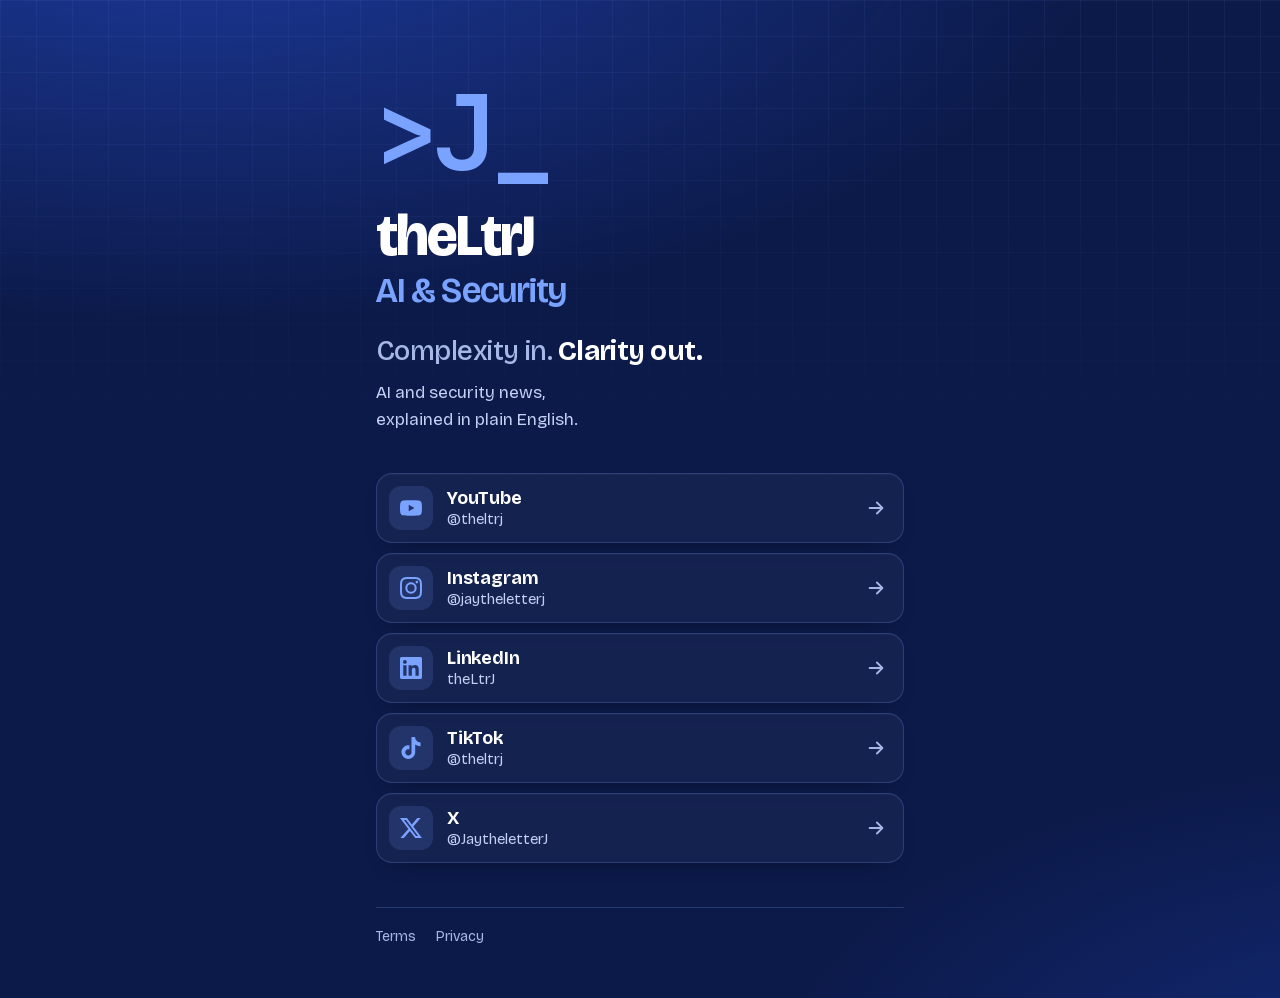
<file: index.html>
<!doctype html>
<html lang="en">
<head>
<meta charset="utf-8">
<meta name="viewport" content="width=device-width,initial-scale=1">
<title>theLtrJ - AI &amp; Security</title>
<meta name="description" content="AI and security news, explained in plain English. Complexity in. Clarity out.">
<meta name="theme-color" content="#0c1a4a">
<meta property="og:title" content="theLtrJ - AI &amp; Security">
<meta property="og:description" content="AI and security news, explained in plain English. Complexity in. Clarity out.">
<link rel="icon" href="data:image/svg+xml,%3Csvg xmlns='http://www.w3.org/2000/svg' viewBox='0 0 64 64'%3E%3Crect width='64' height='64' rx='14' fill='%230c1a4a'/%3E%3Ctext x='32' y='42' font-family='monospace' font-weight='700' font-size='26' text-anchor='middle' fill='%237aa2ff'%3E%3EJ_%3C/text%3E%3C/svg%3E">
<link rel="preload" href="/fonts/bricolage.woff2" as="font" type="font/woff2" crossorigin>
<link rel="stylesheet" href="/style.css">
</head>
<body class="home">
<main>
  <header class="hero">
    <p class="mark" aria-label="theLtrJ">&gt;J<span class="cursor">_</span></p>
    <h1>theLtrJ <span>AI &amp; Security</span></h1>
    <p class="tag"><span class="in">Complexity in.</span> <span class="out">Clarity out.</span></p>
    <p class="lede">AI and security news, explained in plain English.</p>
  </header>
  <nav aria-label="Channels">
    <ul class="links">
      <li><a class="row" href="https://www.youtube.com/@theltrj" rel="me noopener">
        <span class="tile" aria-hidden="true"><svg viewBox="0 0 24 24"><path d="M23.498 6.186a3.016 3.016 0 0 0-2.122-2.136C19.505 3.545 12 3.545 12 3.545s-7.505 0-9.377.505A3.017 3.017 0 0 0 .502 6.186C0 8.07 0 12 0 12s0 3.93.502 5.814a3.016 3.016 0 0 0 2.122 2.136c1.871.505 9.376.505 9.376.505s7.505 0 9.377-.505a3.015 3.015 0 0 0 2.122-2.136C24 15.93 24 12 24 12s0-3.93-.502-5.814zM9.545 15.568V8.432L15.818 12l-6.273 3.568z"/></svg></span>
        <span class="who"><span class="net">YouTube</span><span class="handle">@theltrj</span></span>
        <svg class="go" viewBox="0 0 24 24" aria-hidden="true"><path d="M5 12h13M13 6l6 6-6 6"/></svg>
      </a></li>
      <li><a class="row" href="https://www.instagram.com/jaytheletterj/" rel="me noopener">
        <span class="tile" aria-hidden="true"><svg viewBox="0 0 24 24"><path d="M7.0301.084c-1.2768.0602-2.1487.264-2.911.5634-.7888.3075-1.4575.72-2.1228 1.3877-.6652.6677-1.075 1.3368-1.3802 2.127-.2954.7638-.4956 1.6365-.552 2.914-.0564 1.2775-.0689 1.6882-.0626 4.947.0062 3.2586.0206 3.6671.0825 4.9473.061 1.2765.264 2.1482.5635 2.9107.308.7889.72 1.4573 1.388 2.1228.6679.6655 1.3365 1.0743 2.1285 1.38.7632.295 1.6361.4961 2.9134.552 1.2773.056 1.6884.069 4.9462.0627 3.2578-.0062 3.668-.0207 4.9478-.0814 1.28-.0607 2.147-.2652 2.9098-.5633.7889-.3086 1.4578-.72 2.1228-1.3881.665-.6682 1.0745-1.3378 1.3795-2.1284.2957-.7632.4966-1.636.552-2.9124.056-1.2809.0692-1.6898.063-4.948-.0063-3.2583-.021-3.6668-.0817-4.9465-.0607-1.2797-.264-2.1487-.5633-2.9117-.3084-.7889-.72-1.4568-1.3876-2.1228C21.2982 1.33 20.628.9208 19.8378.6165 19.074.321 18.2017.1197 16.9244.0645 15.6471.0093 15.236-.005 11.977.0014 8.718.0076 8.31.0215 7.0301.0839m.1402 21.6932c-1.17-.0509-1.8053-.2453-2.2287-.408-.5606-.216-.96-.4771-1.3819-.895-.422-.4178-.6811-.8186-.9-1.378-.1644-.4234-.3624-1.058-.4171-2.228-.0595-1.2645-.072-1.6442-.079-4.848-.007-3.2037.0053-3.583.0607-4.848.05-1.169.2456-1.805.408-2.2282.216-.5613.4762-.96.895-1.3816.4188-.4217.8184-.6814 1.3783-.9003.423-.1651 1.0575-.3614 2.227-.4171 1.2655-.06 1.6447-.072 4.848-.079 3.2033-.007 3.5835.005 4.8495.0608 1.169.0508 1.8053.2445 2.228.408.5608.216.96.4754 1.3816.895.4217.4194.6816.8176.9005 1.3787.1653.4217.3617 1.056.4169 2.2263.0602 1.2655.0739 1.645.0796 4.848.0058 3.203-.0055 3.5834-.061 4.848-.051 1.17-.245 1.8055-.408 2.2294-.216.5604-.4763.96-.8954 1.3814-.419.4215-.8181.6811-1.3783.9-.4224.1649-1.0577.3617-2.2262.4174-1.2656.0595-1.6448.072-4.8493.079-3.2045.007-3.5825-.006-4.848-.0608M16.953 5.5864A1.44 1.44 0 1 0 18.39 4.144a1.44 1.44 0 0 0-1.437 1.4424M5.8385 12.012c.0067 3.4032 2.7706 6.1557 6.173 6.1493 3.4026-.0065 6.157-2.7701 6.1506-6.1733-.0065-3.4032-2.771-6.1565-6.174-6.1498-3.403.0067-6.156 2.771-6.1496 6.1738M8 12.0077a4 4 0 1 1 4.008 3.9921A3.9996 3.9996 0 0 1 8 12.0077"/></svg></span>
        <span class="who"><span class="net">Instagram</span><span class="handle">@jaytheletterj</span></span>
        <svg class="go" viewBox="0 0 24 24" aria-hidden="true"><path d="M5 12h13M13 6l6 6-6 6"/></svg>
      </a></li>
      <li><a class="row" href="https://www.linkedin.com/company/theltrj/" rel="me noopener">
        <span class="tile" aria-hidden="true"><svg viewBox="0 0 24 24"><path d="M20.447 20.452h-3.554v-5.569c0-1.328-.027-3.037-1.852-3.037-1.853 0-2.136 1.445-2.136 2.939v5.667H9.351V9h3.414v1.561h.046c.477-.9 1.637-1.85 3.37-1.85 3.601 0 4.267 2.37 4.267 5.455v6.286zM5.337 7.433c-1.144 0-2.063-.926-2.063-2.065 0-1.138.92-2.063 2.063-2.063 1.14 0 2.064.925 2.064 2.063 0 1.139-.925 2.065-2.064 2.065zm1.782 13.019H3.555V9h3.564v11.452zM22.225 0H1.771C.792 0 0 .774 0 1.729v20.542C0 23.227.792 24 1.771 24h20.451C23.2 24 24 23.227 24 22.271V1.729C24 .774 23.2 0 22.222 0h.003z"/></svg></span>
        <span class="who"><span class="net">LinkedIn</span><span class="handle">theLtrJ</span></span>
        <svg class="go" viewBox="0 0 24 24" aria-hidden="true"><path d="M5 12h13M13 6l6 6-6 6"/></svg>
      </a></li>
      <li><a class="row" href="https://www.tiktok.com/@theltrj" rel="me noopener">
        <span class="tile" aria-hidden="true"><svg viewBox="0 0 24 24"><path d="M12.525.02c1.31-.02 2.61-.01 3.91-.02.08 1.53.63 3.09 1.75 4.17 1.12 1.11 2.7 1.62 4.24 1.79v4.03c-1.44-.05-2.89-.35-4.2-.97-.57-.26-1.1-.59-1.62-.93-.01 2.92.01 5.84-.02 8.75-.08 1.4-.54 2.79-1.35 3.94-1.31 1.92-3.58 3.17-5.91 3.21-1.43.08-2.86-.31-4.08-1.03-2.02-1.19-3.44-3.37-3.65-5.71-.02-.5-.03-1-.01-1.49.18-1.9 1.12-3.72 2.58-4.96 1.66-1.44 3.98-2.13 6.15-1.72.02 1.48-.04 2.96-.04 4.44-.99-.32-2.15-.23-3.02.37-.63.41-1.11 1.04-1.36 1.75-.21.51-.15 1.07-.14 1.61.24 1.64 1.82 3.02 3.5 2.87 1.12-.01 2.19-.66 2.77-1.61.19-.33.4-.67.41-1.06.1-1.79.06-3.57.07-5.36.01-4.03-.01-8.05.02-12.07z"/></svg></span>
        <span class="who"><span class="net">TikTok</span><span class="handle">@theltrj</span></span>
        <svg class="go" viewBox="0 0 24 24" aria-hidden="true"><path d="M5 12h13M13 6l6 6-6 6"/></svg>
      </a></li>
      <li><a class="row" href="https://x.com/JaytheletterJ" rel="me noopener">
        <span class="tile" aria-hidden="true"><svg viewBox="0 0 24 24"><path d="M18.901 1.153h3.68l-8.04 9.19L24 22.846h-7.406l-5.8-7.584-6.638 7.584H.474l8.6-9.83L0 1.154h7.594l5.243 6.932ZM17.61 20.644h2.039L6.486 3.24H4.298Z"/></svg></span>
        <span class="who"><span class="net">X</span><span class="handle">@JaytheletterJ</span></span>
        <svg class="go" viewBox="0 0 24 24" aria-hidden="true"><path d="M5 12h13M13 6l6 6-6 6"/></svg>
      </a></li>
    </ul>
  </nav>
  <footer><a href="/terms/">Terms</a><a href="/privacy/">Privacy</a></footer>
</main>
</body>
</html>
</file>
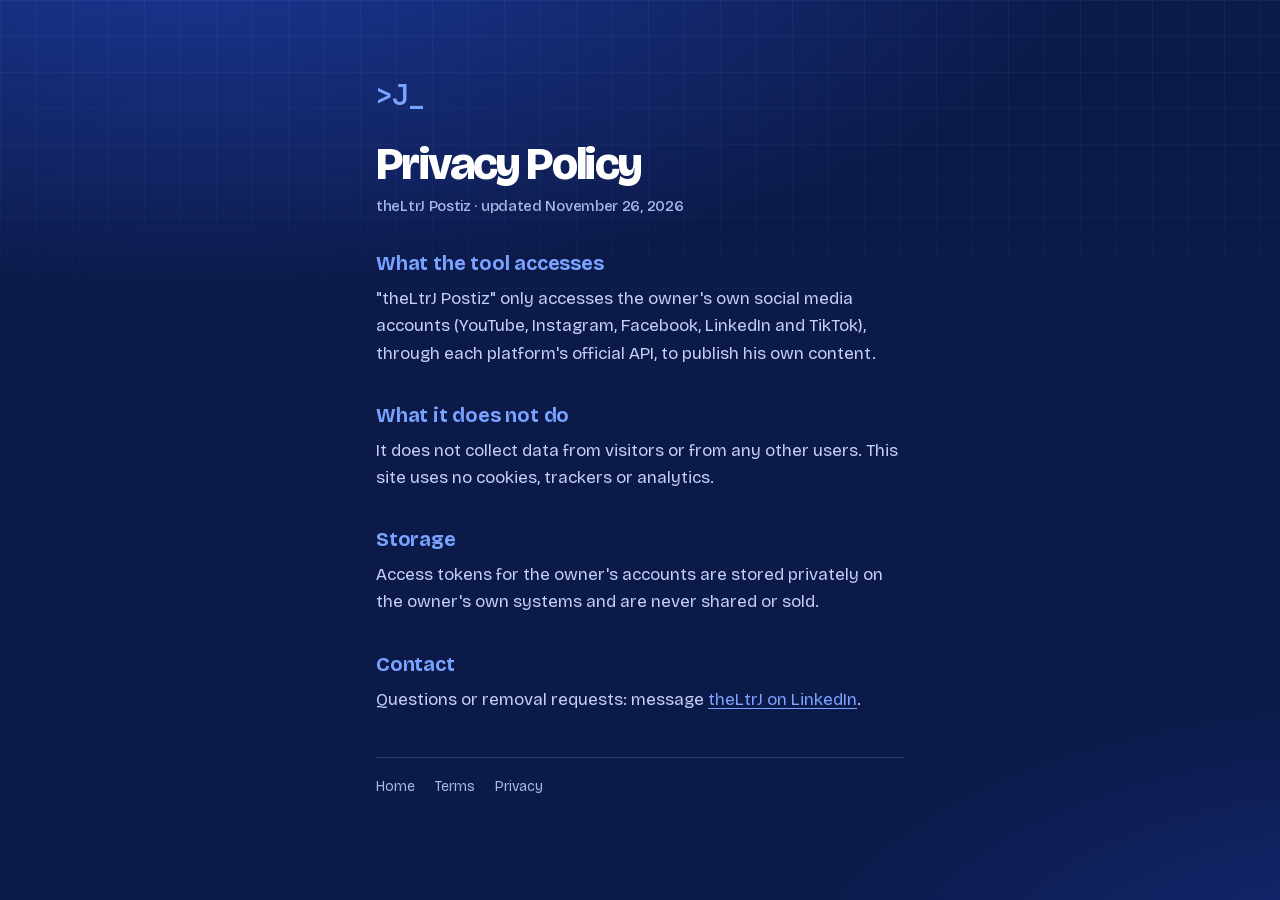
<file: privacy/index.html>
<!doctype html>
<html lang="en">
<head>
<meta charset="utf-8">
<meta name="viewport" content="width=device-width,initial-scale=1">
<title>Privacy Policy - theLtrJ</title>
<meta name="description" content="Privacy Policy for theLtrJ Postiz.">
<meta name="theme-color" content="#0c1a4a">
<meta property="og:title" content="Privacy Policy - theLtrJ">
<meta property="og:description" content="Privacy Policy for theLtrJ Postiz.">
<link rel="icon" href="data:image/svg+xml,%3Csvg xmlns='http://www.w3.org/2000/svg' viewBox='0 0 64 64'%3E%3Crect width='64' height='64' rx='14' fill='%230c1a4a'/%3E%3Ctext x='32' y='42' font-family='monospace' font-weight='700' font-size='26' text-anchor='middle' fill='%237aa2ff'%3E%3EJ_%3C/text%3E%3C/svg%3E">
<link rel="preload" href="/fonts/bricolage.woff2" as="font" type="font/woff2" crossorigin>
<link rel="stylesheet" href="/style.css">
</head>
<body class="doc">
<main>
  <a class="back" href="/" aria-label="theLtrJ home"><span class="mark sm">&gt;J_</span></a>
  <article>
<h1>Privacy Policy</h1>
<p class="tag">theLtrJ Postiz · updated November 26, 2026</p>
<h2>What the tool accesses</h2>
<p>"theLtrJ Postiz" only accesses the owner's own social media accounts (YouTube, Instagram, Facebook, LinkedIn and TikTok), through each platform's official API, to publish his own content.</p>
<h2>What it does not do</h2>
<p>It does not collect data from visitors or from any other users. This site uses no cookies, trackers or analytics.</p>
<h2>Storage</h2>
<p>Access tokens for the owner's accounts are stored privately on the owner's own systems and are never shared or sold.</p>
<h2>Contact</h2>
<p>Questions or removal requests: message <a href="https://www.linkedin.com/company/theltrj/">theLtrJ on LinkedIn</a>.</p>
  </article>
  <footer><a href="/">Home</a><a href="/terms/">Terms</a><a href="/privacy/">Privacy</a></footer>
</main>
</body>
</html>
</file>
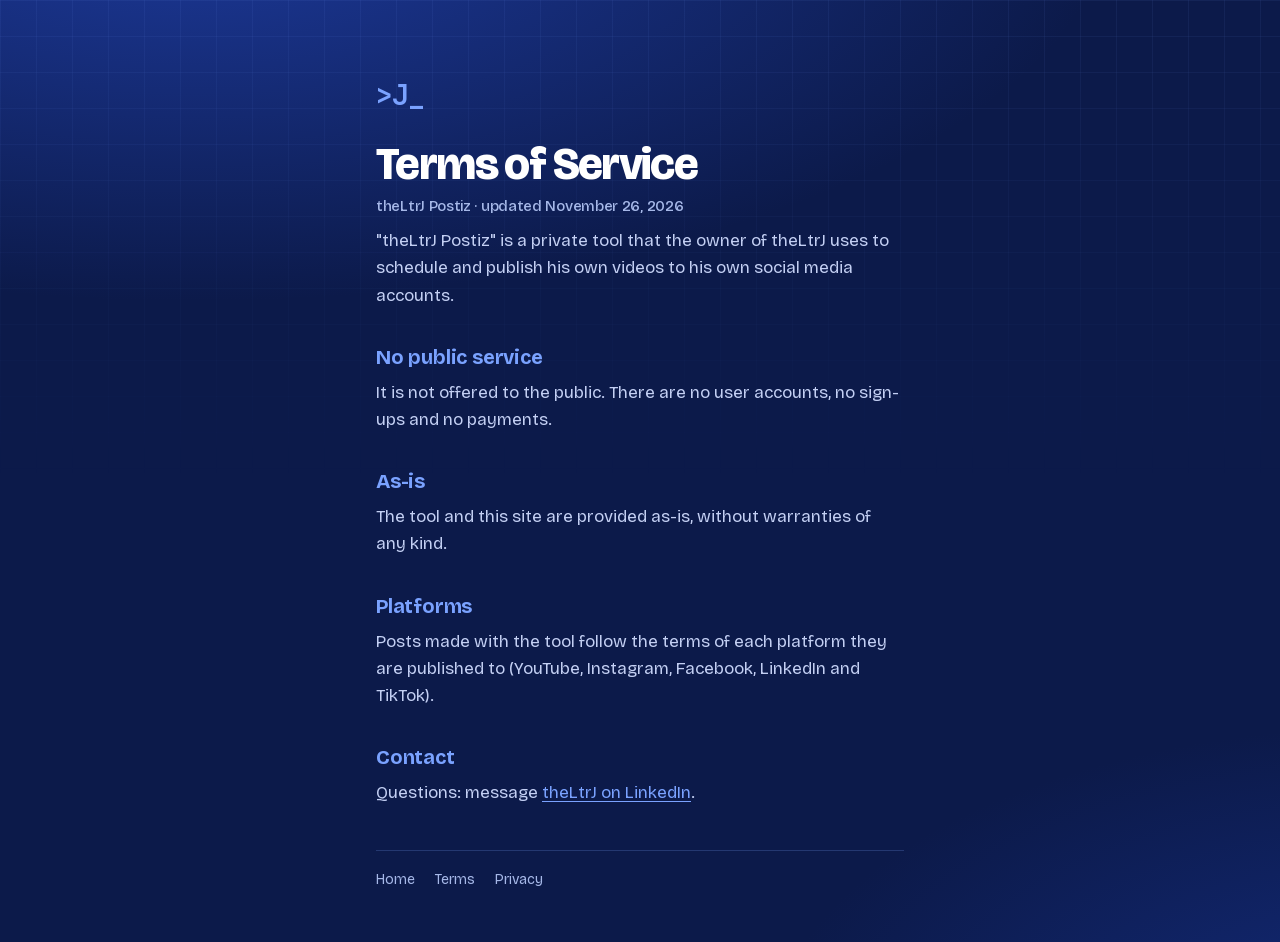
<file: terms/index.html>
<!doctype html>
<html lang="en">
<head>
<meta charset="utf-8">
<meta name="viewport" content="width=device-width,initial-scale=1">
<title>Terms of Service - theLtrJ</title>
<meta name="description" content="Terms of Service for theLtrJ Postiz.">
<meta name="theme-color" content="#0c1a4a">
<meta property="og:title" content="Terms of Service - theLtrJ">
<meta property="og:description" content="Terms of Service for theLtrJ Postiz.">
<link rel="icon" href="data:image/svg+xml,%3Csvg xmlns='http://www.w3.org/2000/svg' viewBox='0 0 64 64'%3E%3Crect width='64' height='64' rx='14' fill='%230c1a4a'/%3E%3Ctext x='32' y='42' font-family='monospace' font-weight='700' font-size='26' text-anchor='middle' fill='%237aa2ff'%3E%3EJ_%3C/text%3E%3C/svg%3E">
<link rel="preload" href="/fonts/bricolage.woff2" as="font" type="font/woff2" crossorigin>
<link rel="stylesheet" href="/style.css">
</head>
<body class="doc">
<main>
  <a class="back" href="/" aria-label="theLtrJ home"><span class="mark sm">&gt;J_</span></a>
  <article>
<h1>Terms of Service</h1>
<p class="tag">theLtrJ Postiz · updated November 26, 2026</p>
<p>"theLtrJ Postiz" is a private tool that the owner of theLtrJ uses to schedule and publish his own videos to his own social media accounts.</p>
<h2>No public service</h2>
<p>It is not offered to the public. There are no user accounts, no sign-ups and no payments.</p>
<h2>As-is</h2>
<p>The tool and this site are provided as-is, without warranties of any kind.</p>
<h2>Platforms</h2>
<p>Posts made with the tool follow the terms of each platform they are published to (YouTube, Instagram, Facebook, LinkedIn and TikTok).</p>
<h2>Contact</h2>
<p>Questions: message <a href="https://www.linkedin.com/company/theltrj/">theLtrJ on LinkedIn</a>.</p>
  </article>
  <footer><a href="/">Home</a><a href="/terms/">Terms</a><a href="/privacy/">Privacy</a></footer>
</main>
</body>
</html>
</file>
<file: style.css>
@font-face{font-family:"Bricolage";src:url(/fonts/bricolage.woff2) format("woff2");font-weight:400 800;font-display:swap}
@font-face{font-family:"JBMono";src:url(/fonts/jetbrains-700.woff2) format("woff2");font-weight:700;font-display:swap}

:root{
  --bg:#0c1a4a;
  --bg-deep:#081236;
  --accent:#7aa2ff;
  --accent-soft:rgba(122,162,255,.14);
  --line:rgba(122,162,255,.22);
  --fg:#fff;
  --muted:#c3cff3;
  --dim:#a6b8e8;
  --ease:cubic-bezier(.16,1,.3,1);
}
*{box-sizing:border-box}
html{background:var(--bg-deep);color-scheme:dark}
body{
  margin:0;min-height:100vh;color:var(--fg);
  font:400 17px/1.6 "Bricolage",system-ui,sans-serif;
  background:
    radial-gradient(120% 70% at 15% -10%,#1d3a9c 0%,rgba(29,58,156,0) 60%),
    radial-gradient(90% 60% at 110% 110%,#132a78 0%,rgba(19,42,120,0) 55%),
    var(--bg);
  -webkit-font-smoothing:antialiased;
}
/* fine grid, fading downward: the explainer-reel backdrop */
body::before{
  content:"";position:fixed;inset:0;pointer-events:none;
  background-image:linear-gradient(var(--line) 1px,transparent 1px),linear-gradient(90deg,var(--line) 1px,transparent 1px);
  background-size:36px 36px;opacity:.35;
  -webkit-mask-image:linear-gradient(180deg,#000 0%,transparent 55%);mask-image:linear-gradient(180deg,#000 0%,transparent 55%);
}
::selection{background:var(--accent);color:var(--bg)}
a{color:var(--accent);text-underline-offset:3px}
:focus-visible{outline:2px solid var(--accent);outline-offset:3px;border-radius:6px}

main{position:relative;max-width:560px;margin:0 auto;padding:clamp(40px,9vh,88px) 16px 40px}

/* hero */
.mark{margin:0;font:700 clamp(64px,19vw,104px)/1 "JBMono",ui-monospace,monospace;color:var(--accent);letter-spacing:-.04em}
.mark.sm{font-size:28px}
.cursor{animation:blink 1.1s steps(1) infinite}
@keyframes blink{50%{opacity:0}}
h1{margin:22px 0 0;font-weight:800;font-size:clamp(40px,11vw,58px);line-height:1;letter-spacing:-.035em;font-variation-settings:"opsz" 96}
h1 span{display:block;color:var(--accent);font-weight:600;letter-spacing:-.02em;font-size:.62em;margin-top:8px}
.tag{margin:26px 0 0;font-size:clamp(22px,6vw,28px);font-weight:700;letter-spacing:-.02em;line-height:1.2}
.tag .in{color:var(--dim);font-weight:500}
.lede{margin:10px 0 0;color:var(--muted);max-width:34ch;text-wrap:balance}

/* channel rows */
.links{list-style:none;margin:40px 0 0;padding:0;display:grid;gap:10px}
.row{
  display:flex;align-items:center;gap:14px;min-height:68px;padding:12px 16px 12px 12px;
  color:var(--fg);text-decoration:none;border:1px solid var(--line);border-radius:16px;
  background:rgba(255,255,255,.035);
  box-shadow:0 1px 0 rgba(255,255,255,.04) inset,0 10px 24px -18px rgba(0,0,0,.8);
  transition:background .35s var(--ease),border-color .35s var(--ease),transform .35s var(--ease);
}
.tile{flex:none;display:grid;place-items:center;width:44px;height:44px;border-radius:12px;background:var(--accent-soft);transition:background .35s var(--ease)}
.tile svg{width:22px;height:22px;fill:var(--accent);transition:fill .35s var(--ease)}
.who{display:flex;flex-direction:column;line-height:1.25;min-width:0}
.net{font-weight:700;font-size:18px;letter-spacing:-.01em}
.handle{color:var(--muted);font-size:15px;overflow:hidden;text-overflow:ellipsis;white-space:nowrap}
.go{margin-left:auto;flex:none;width:22px;height:22px;fill:none;stroke:var(--dim);stroke-width:2;stroke-linecap:round;stroke-linejoin:round;transition:transform .35s var(--ease),stroke .35s var(--ease)}
.row:hover,.row:focus-visible{background:var(--accent-soft);border-color:var(--accent);transform:translateY(-1px)}
.row:hover .tile,.row:focus-visible .tile{background:var(--accent)}
.row:hover .tile svg,.row:focus-visible .tile svg{fill:var(--bg)}
.row:hover .go,.row:focus-visible .go{transform:translateX(4px);stroke:var(--accent)}
.row:active{transform:translateY(0)}

footer{margin-top:44px;padding-top:8px;border-top:1px solid var(--line);font-size:14px;display:flex;gap:20px}
footer a{color:var(--dim);text-decoration:none;padding:10px 0}
footer a:hover{color:var(--accent)}

/* terms / privacy */
.back{display:inline-block;text-decoration:none}
article{max-width:65ch;margin-top:28px}
.doc h1{font-size:clamp(34px,9vw,46px)}
.doc .tag{font-size:15px;font-weight:500;color:var(--dim);margin-top:10px}
.doc h2{font-size:20px;font-weight:700;margin:32px 0 6px;color:var(--accent);letter-spacing:-.01em}
.doc p{color:var(--muted);margin:0 0 12px}

@media (prefers-reduced-motion:reduce){
  .cursor{animation:none}
  *{transition:none!important}
}
</file>
